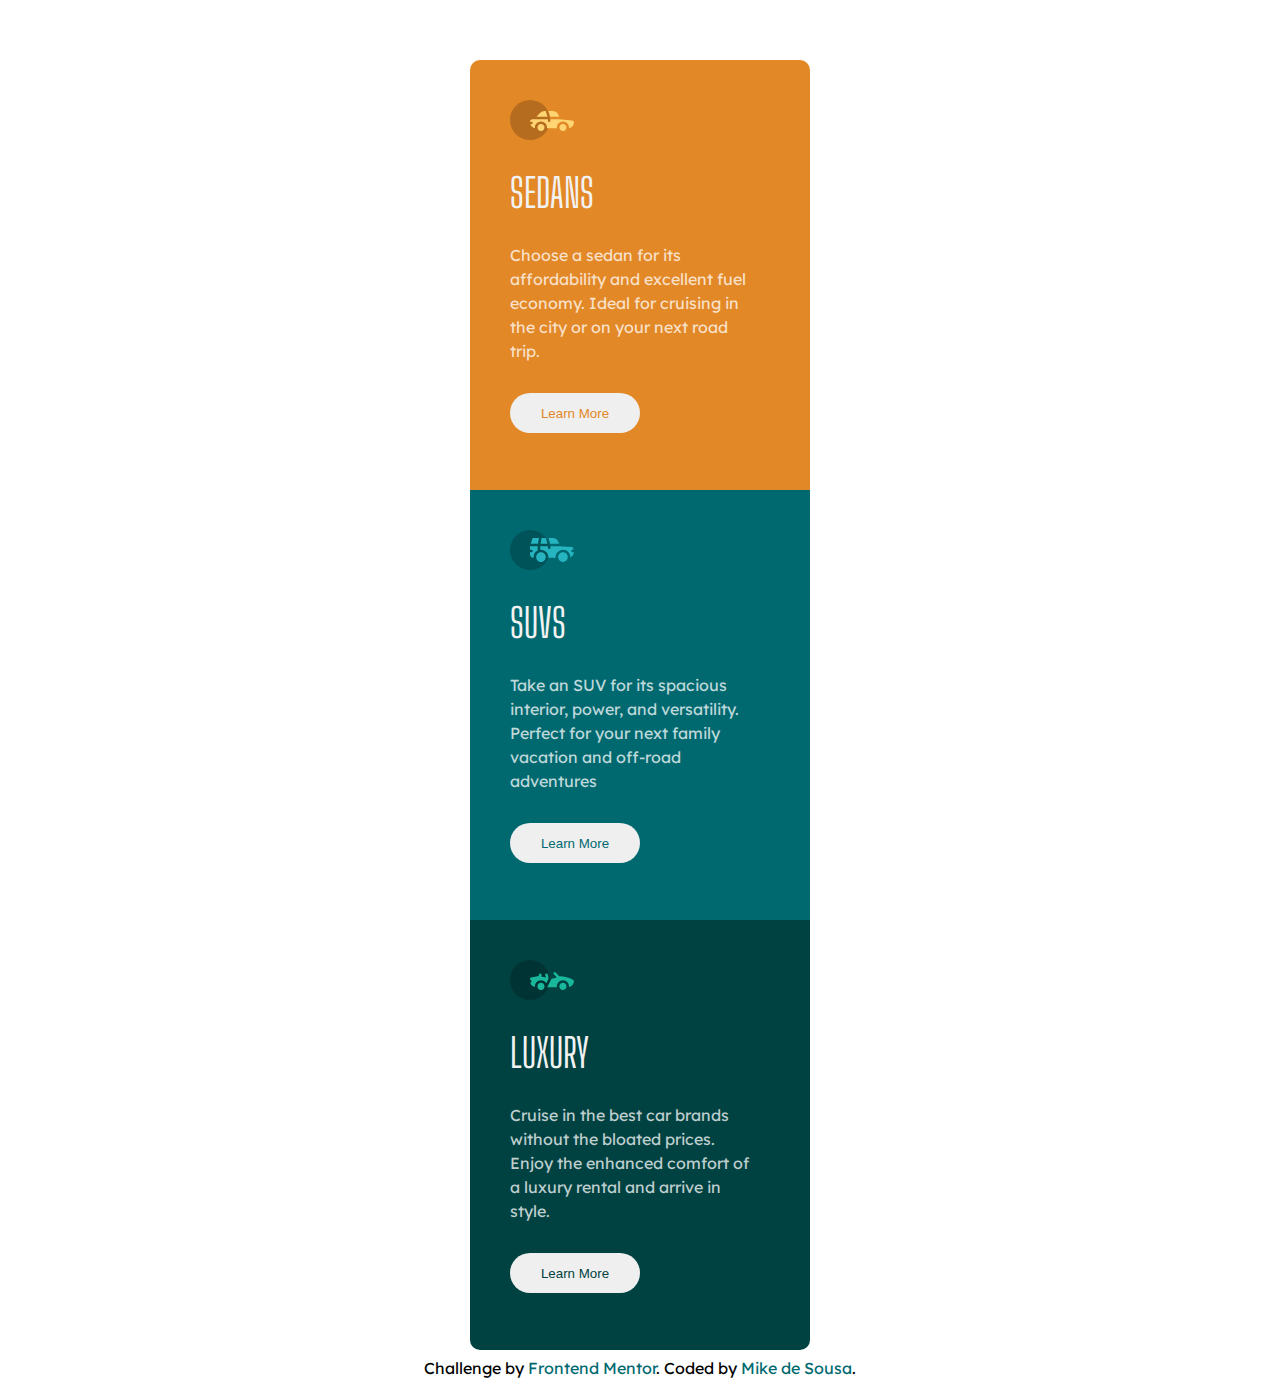
<file: 3-column preview card component/index.html>
<!DOCTYPE html>
<html lang="en">
<head>
  <meta charset="UTF-8">
  <meta name="viewport" content="width=device-width, initial-scale=1.0"> <!-- displays site properly based on user's device -->

  <link rel="icon" type="image/png" sizes="32x32" href="./images/favicon-32x32.png">
  
  <title>Frontend Mentor | 3-column preview card component</title>
    <link rel="stylesheet" href="styles/style.css">
    <link rel="stylesheet" href="styles/reset.css">
    <link rel="stylesheet" href="styles/style-1440.css" media="screen and (min-width: 1440px)">
</head>
<body>
<main>
    
    <div class="orange-box">
        <div class="content">
            <h1><img src="images/icon-sedans.svg" alt="Sedan Icon"></h1>
            <h2>Sedans</h2>
            <p>Choose a sedan for its <br> affordability and excellent fuel economy. Ideal for cruising in the city or on your next road <br> trip.</p>
            <input class="btn-orange" type="button" value="Learn More" >
        </div>
    </div>

    <div class="blue-box">
        <div class="content">
            <h1><img src="images/icon-suvs.svg" alt="SUV Icon"></h1>
            <h2>SUVS</h2>
            <p>Take an SUV for its spacious interior, power, and versatility. Perfect for your next family vacation and off-road adventures</p>
            <input class="btn-blue" type="button" value="Learn More" >
        </div>
    </div>

    <div class="green-box">
        <div class="content">
            <h1><img src="images/icon-luxury.svg" alt="Luxury Icon"></h1>
            <h2>Luxury</h2>
            <p>Cruise in the best car brands without the bloated prices. Enjoy the enhanced comfort of a luxury rental and arrive in style.</p>
            <input class="btn-green" type="button" value="Learn More" >
        </div>
    </div>
</main>

<footer>
    <p>
        Challenge by <a href="https://www.frontendmentor.io?ref=challenge" target="_blank">Frontend Mentor</a>.
        Coded by <a href="https://github.com/mikedsousa" target="_blank">Mike de Sousa</a>.
    </p>
</footer>

  
</body>
</html>
</file>
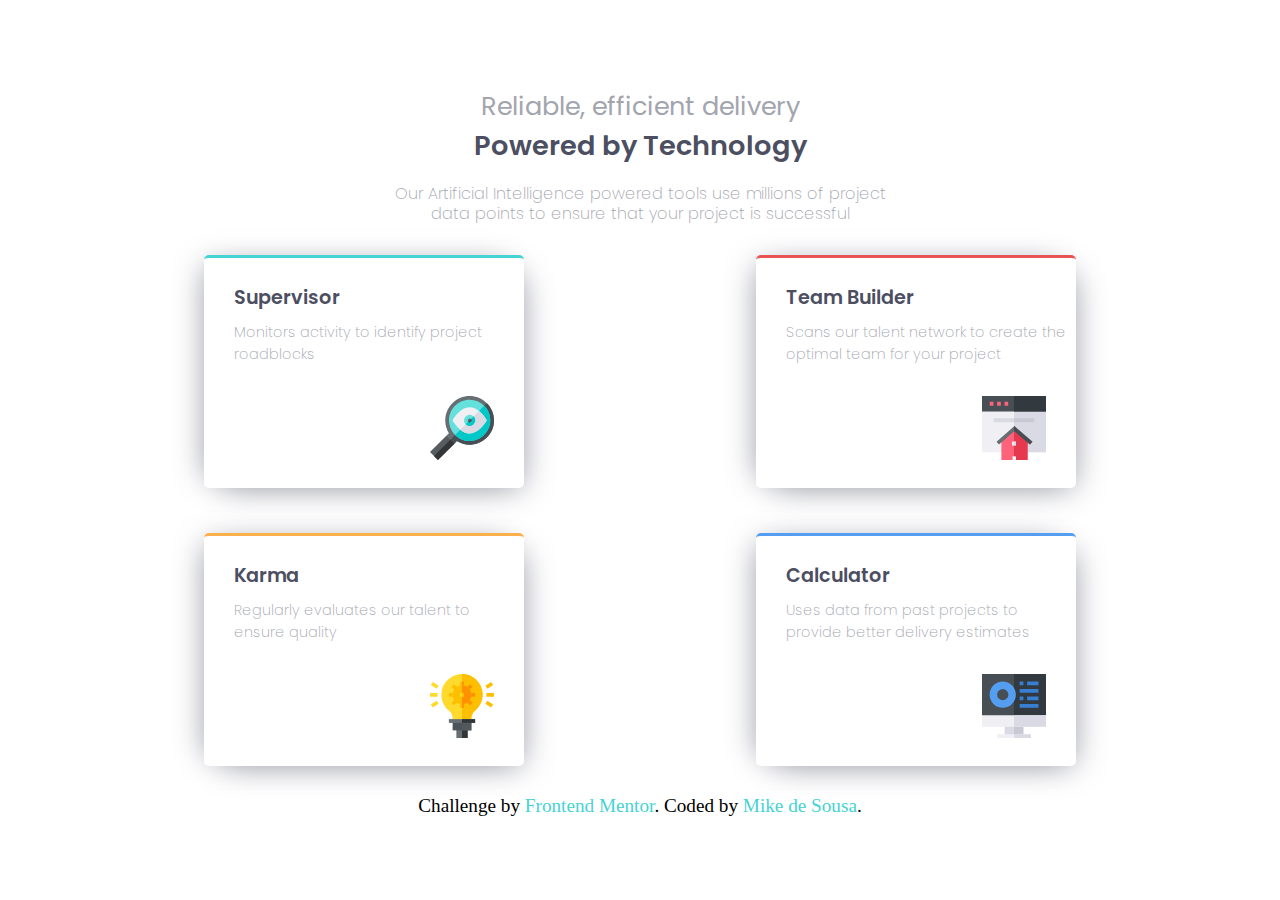
<file: four-card-feature-section-master/index.html>
<!DOCTYPE html>
<html lang="en">
<head>
  <meta charset="UTF-8">
  <meta name="viewport" content="width=device-width, initial-scale=1.0"> 

  <link rel="icon" type="image/png" sizes="32x32" href="./images/favicon-32x32.png">
  
  <title>Frontend Mentor | Four card feature section</title>
  <link rel="stylesheet" href="styles/reset.css">
  <link rel="stylesheet" href="styles/style.css">
  <link rel="stylesheet" href="styles/style-tablet.css" media="screen and (min-width: 768px) and (max-width: 1440px)">
  <link rel="stylesheet" href="styles/style-desktop.css" media="screen and (min-width: 1440px)">
</head>
<body>
  
  <main>
    <header>
      <h1>Reliable, efficient delivery</h1>
      <h2>Powered by Technology</h2>
      <p>
        Our Artificial Intelligence powered tools use millions of project data points
        to ensure that your project is successful
      </p>
    </header>

    <section class="content">
      <div class="green_box">
          <h2>Supervisor</h2>
          <p>Monitors activity to identify project roadblocks</p>
          <p class="icon"><img src="images/icon-supervisor.svg" alt="Icon Supervisor"></p>
      </div>
      
      <div class="red_box">
        <h2>Team Builder</h2>
        <p>Scans our talent network to create the optimal team for your project</p>
        <p class="icon"><img src="images/icon-team-builder.svg" alt="Icon Team Builder"></p>
      </div>
      
      <div class="yellow_box">
        <h2>Karma</h2>
        <p>Regularly evaluates our talent to ensure quality</p>
        <p class="icon"><img src="images/icon-karma.svg" alt="Icon Karma"></p>
      </div>
    
      
      <div class="blue_box">
        <h2>Calculator</h2>
        <p>Uses data from past projects to provide better delivery estimates</p>
        <p class="icon"><img src="images/icon-calculator.svg" alt="Icon Calculator"></p>
      </div>
    </section>

    

  </main>

  <footer>
    <p class="attribution">
      Challenge by <a href="https://www.frontendmentor.io/challenges/four-card-feature-section-weK1eFYK/hub" target="_blank">Frontend Mentor</a>. 
      Coded by <a href="https://www.linkedin.com/in/mike-de-sousa/" target="_blank">Mike de Sousa</a>.
    </p>
</body>
</html>
</file>
<file: 3-column preview card component/styles/style.css>
@charset "UTF-8";

@import url('https://fonts.googleapis.com/css2?family=Big+Shoulders+Display:wght@700&family=Lexend+Deca&display=swap');


body {
    background: var(--b-h-b);
    display: flex;
    
    align-items: center;
    justify-content: center;
    flex-direction: column;
}

main {
    max-width: 375px;
    margin-top: 60px;
    display: flex;
    align-items: center;
    justify-content: center;

    flex-direction: column;
}

div {
    
    width: 340px;
    height: 430px;
}

.orange-box {
    border-radius: 10px 10px 0 0;
    background: hsl(31, 77%, 52%);
}

.blue-box {
    background: hsl(184, 100%, 22%);
}

.green-box {
    background: hsl(179, 100%, 13%);
    border-radius: 0 0 10px 10px;
}

.content {
    padding: 40px 40px 0 40px;
    width: 250px;
    height: 300px;
}

.content h1 {
    padding-bottom: 30px;
}

.content h2 {
    font-family: 'Big Shoulders Display';
    color: hsl(0, 0%, 95%);
    text-transform: uppercase;
    padding-bottom: 30px;
    font-size: 2.5em;
}

.content p {
    color: hsla(0, 0%, 100%, 0.75);
    font-family: 'Lexend Deca', sans-serif;
    line-height: 1.5;
}

input {
    margin-top: 30px;

    width: 130px;
    height: 40px;

    border-radius: 20px;
    border: none;
}

.btn-orange {
    color: hsl(31, 77%, 52%);
}

.btn-blue {
    color: hsl(184, 100%, 22%);
}

.btn-green {
    color: hsl(179, 100%, 13%);
}

footer p {
    text-align: center;
    margin: 10px 0;

    font-family: 'Lexend Deca', sans-serif;
}

footer a {
    text-decoration: none;
    color: hsl(184, 100%, 22%);
}
</file>
<file: 3-column preview card component/styles/style-1440.css>
@charset "UTF-8";

body {
    height: 100vh;
}

main {
    flex-direction: row;
}

div {
    height: 550px;
}

.content p {
    padding-bottom: 80px;
}

.orange-box {
    border-radius: 10px 0 0 10px;
}

.green-box {
    border-radius: 0 10px 10px 0;
}

.content {
    margin: 20px 0 0 20px;
}

input {

    width: 150px;
    height: 45px;

    border-radius: 20px;
    border: none;
}

.btn-orange:hover {
    color: hsla(0, 0%, 100%, 0.75);
    border: 2px solid hsla(0, 0%, 100%, 0.75);
    background-color: hsl(31, 77%, 52%);
}

.btn-blue:hover {
    color: hsla(0, 0%, 100%, 0.75);
    border: 2px solid hsla(0, 0%, 100%, 0.75);
    background-color: hsl(184, 100%, 22%);
}

.btn-green:hover {
    color: hsla(0, 0%, 100%, 0.75);
    border: 2px solid hsla(0, 0%, 100%, 0.75);
    background-color: hsl(179, 100%, 13%);
}
</file>
<file: four-card-feature-section-master/styles/style.css>
@charset "UTF-8";

@import url('https://fonts.googleapis.com/css2?family=Poppins:wght@200;400;600&display=swap');

:root {
    
    --primary-red: hsl(0, 78%, 62%);
    --primary-cyan: hsl(180, 62%, 55%);
    --primary-orange: hsl(34, 97%, 64%);
    --primary-blue: hsl(212, 86%, 64%);

    --neutral-darkblue: hsl(234, 12%, 34%);
    --neutral-grayish-blue: hsl(229, 6%, 66%);
    --neutral-light-gray: hsl(0, 0%, 98%);

}

* {
    font-family: 'Poppins', sans-serif;
}


main {
    width: 85vw;
    margin: 0 auto;
    display: flex;
    flex-direction: column;
}

header {
    text-align: center;
    line-height: 1.3;
    margin-bottom: 50px;
}

header h1{
    margin-top: 60px;
    font-weight: 400;
    font-size: 1.6em;
    color: var(--neutral-grayish-blue);
}

header h2 {
    margin-top: 5px;
    font-weight: 600;
    font-size: 1.7em;
    color: var(--neutral-darkblue);
}

header p {
    margin-top: 20px;
    color: var(--neutral-grayish-blue);
    font-weight: 200;
}

div {
    margin: 0 auto;
    padding: 30px 0 0 30px;
    width: 290px;
    height: 200px;
    border-radius: 5px;
    box-shadow: 10px 10px 30px -11px #a3a5ae, -10px 0px 30px -11px #A3A5AE;
}

div h2 {
    font-weight: 600;
    font-size: 1.2em;
    color: var(--neutral-darkblue);
    padding-bottom: 15px;
}

div p {
    color: var(--neutral-grayish-blue);
    font-weight: 200;
    font-size: 0.9em;
    line-height: 1.5;
}

div .icon {
    text-align: right;
    padding: 30px 30px 0px 0; 
}

.green_box {
    border-top: 3px solid var(--primary-cyan);
    margin-bottom: 30px;
}

.red_box {
    border-top: 3px solid var(--primary-red);
    margin-bottom: 30px;
}

.yellow_box {
    border-top: 3px solid var(--primary-orange);
    margin-bottom: 30px;
}

.blue_box {
    border-top: 3px solid var(--primary-blue);
    margin-bottom: 30px;
}

footer {
    text-align: center;
    font-size: 1.2em;

}

footer a {
    text-decoration: none;
    color: var(--primary-cyan);
}
</file>
<file: four-card-feature-section-master/styles/style-tablet.css>
@charset "UTF-8";

header {
    width: 500px;
    margin: 30px auto;
}


section {
  display: grid;
  grid-template-columns: 1fr 1fr;
  grid-gap: 15px;
  justify-content: space-evenly;
}
</file>
<file: four-card-feature-section-master/styles/style-desktop.css>
@charset "UTF-8";

header {
    width: 500px;
    margin: 20px auto;
}

section {
  display: grid;
  grid-template-columns: 1fr 1fr 1fr;
  grid-template-rows: 1fr 1fr;
  width: 70vw;
  margin: 0 auto;
  max-width: 1050px;
}

.green_box {
  grid-row: 1 / 3;
  align-self: center;
  justify-self: flex-end;
}

.red_box, .yellow_box {
  grid-column-start: 2;
}

.red_box {
  grid-row: 1;
}

.yellow_box {
  grid-row: 2;
}


.blue_box {
  grid-column-start: 3;
  grid-row: 1 / 3;
  align-self: center;
  justify-self: flex-end;
}
</file>
